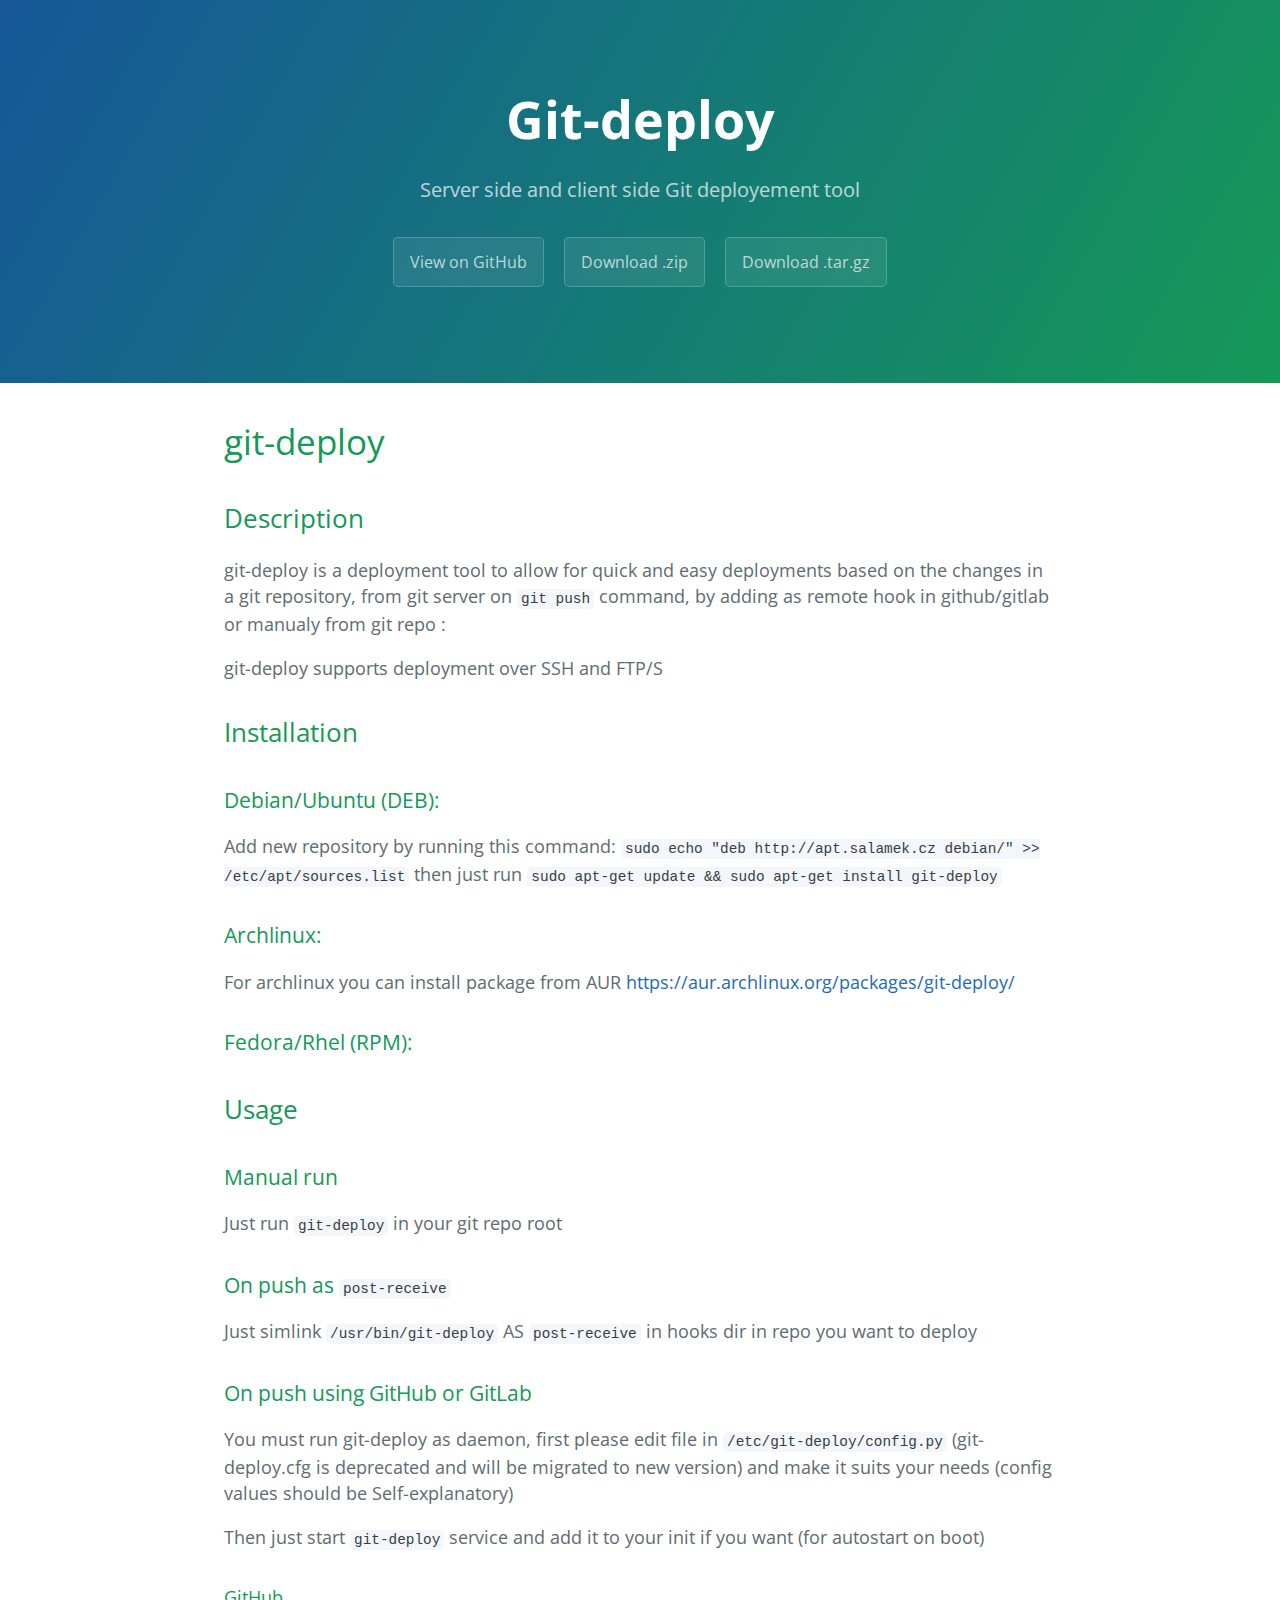
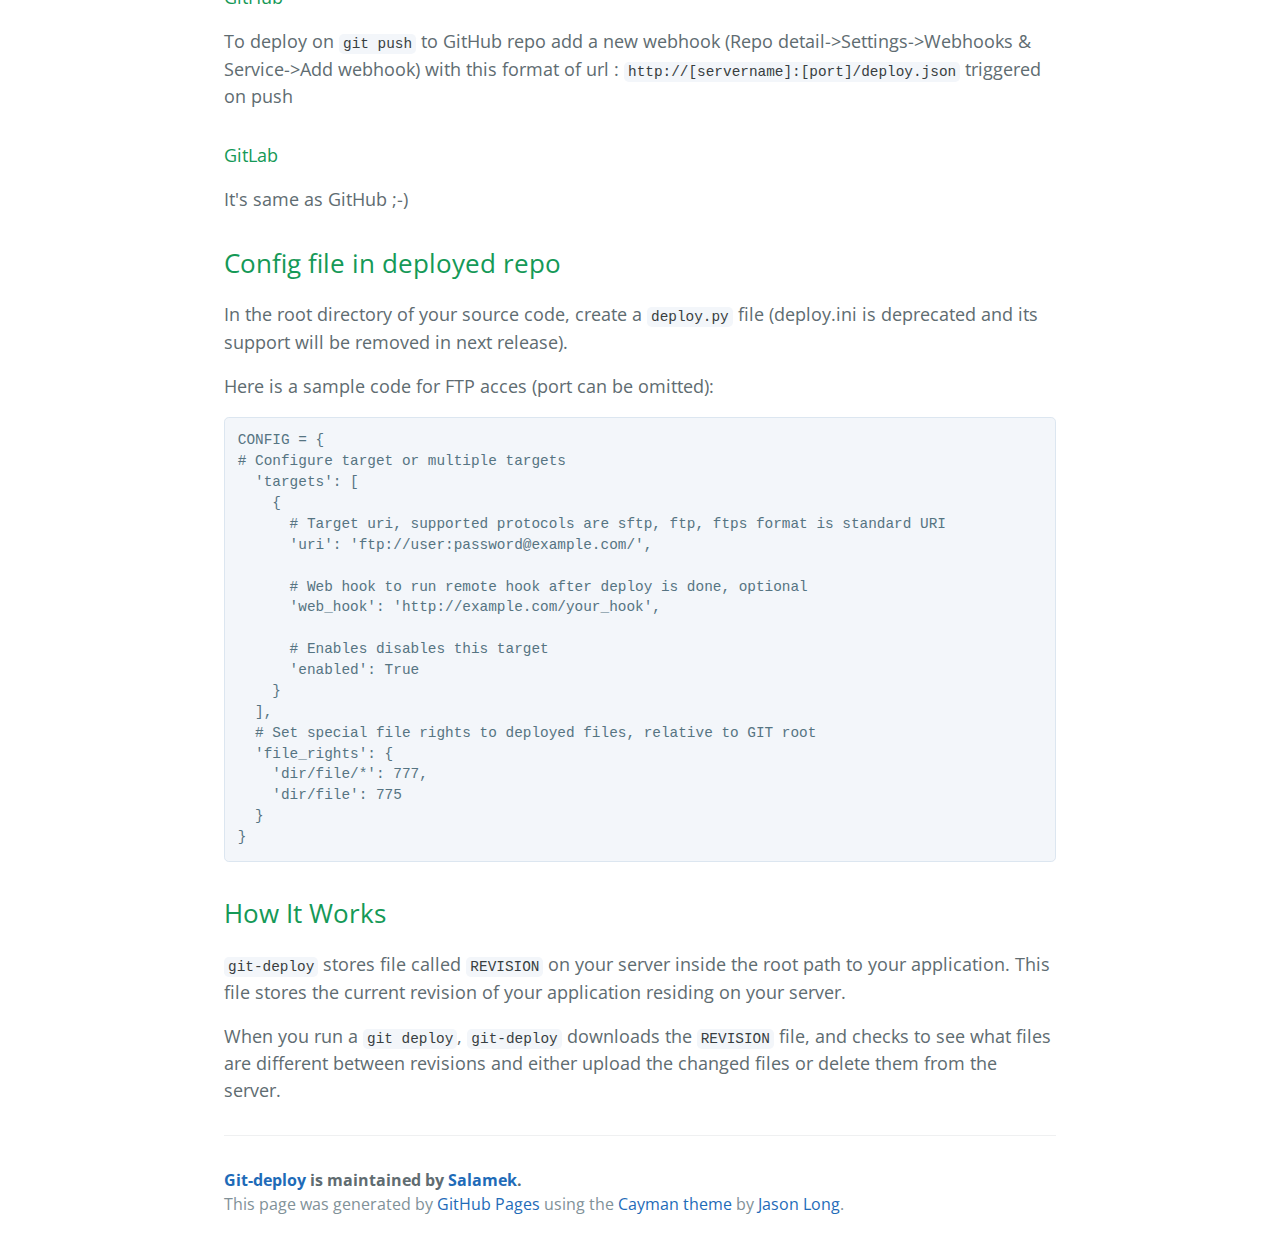
<file: index.html>
<!DOCTYPE html>
<html lang="en-us">
  <head>
    <meta charset="UTF-8">
    <title>Git-deploy by Salamek</title>
    <meta name="viewport" content="width=device-width, initial-scale=1">
    <link rel="stylesheet" type="text/css" href="stylesheets/normalize.css" media="screen">
    <link href='http://fonts.googleapis.com/css?family=Open+Sans:400,700' rel='stylesheet' type='text/css'>
    <link rel="stylesheet" type="text/css" href="stylesheets/stylesheet.css" media="screen">
    <link rel="stylesheet" type="text/css" href="stylesheets/github-light.css" media="screen">
  </head>
  <body>
    <section class="page-header">
      <h1 class="project-name">Git-deploy</h1>
      <h2 class="project-tagline">Server side and client side Git deployement tool</h2>
      <a href="https://github.com/Salamek/git-deploy" class="btn">View on GitHub</a>
      <a href="https://github.com/Salamek/git-deploy/zipball/master" class="btn">Download .zip</a>
      <a href="https://github.com/Salamek/git-deploy/tarball/master" class="btn">Download .tar.gz</a>
    </section>

    <section class="main-content">
      <h1>
<a id="git-deploy" class="anchor" href="#git-deploy" aria-hidden="true"><span class="octicon octicon-link"></span></a>git-deploy</h1>

<h2>
<a id="description" class="anchor" href="#description" aria-hidden="true"><span class="octicon octicon-link"></span></a>Description</h2>

<p>git-deploy is a deployment tool to allow for quick and easy deployments based on
the changes in a git repository, from git server on <code>git push</code> command, by adding as remote hook in github/gitlab or manualy from git repo :</p>

<p>git-deploy supports deployment over SSH and FTP/S</p>

<h2>
<a id="installation" class="anchor" href="#installation" aria-hidden="true"><span class="octicon octicon-link"></span></a>Installation</h2>

<h3>
<a id="debianubuntu-deb" class="anchor" href="#debianubuntu-deb" aria-hidden="true"><span class="octicon octicon-link"></span></a>Debian/Ubuntu (DEB):</h3>

<p>Add new repository by running this command: <code>sudo echo "deb http://apt.salamek.cz debian/" &gt;&gt; /etc/apt/sources.list</code> then just run <code>sudo apt-get update &amp;&amp; sudo apt-get install git-deploy</code></p>

<h3>
<a id="archlinux" class="anchor" href="#archlinux" aria-hidden="true"><span class="octicon octicon-link"></span></a>Archlinux:</h3>

<p>For archlinux you can install package from AUR <a href="https://aur.archlinux.org/packages/git-deploy/">https://aur.archlinux.org/packages/git-deploy/</a></p>

<h3>
<a id="fedorarhel-rpm" class="anchor" href="#fedorarhel-rpm" aria-hidden="true"><span class="octicon octicon-link"></span></a>Fedora/Rhel (RPM):</h3>

<h2>
<a id="usage" class="anchor" href="#usage" aria-hidden="true"><span class="octicon octicon-link"></span></a>Usage</h2>

<h3>
<a id="manual-run" class="anchor" href="#manual-run" aria-hidden="true"><span class="octicon octicon-link"></span></a>Manual run</h3>

<p>Just run <code>git-deploy</code> in your git repo root</p>

<h3>
<a id="on-push-as-post-receive" class="anchor" href="#on-push-as-post-receive" aria-hidden="true"><span class="octicon octicon-link"></span></a>On push as <code>post-receive</code>
</h3>

<p>Just simlink <code>/usr/bin/git-deploy</code> AS <code>post-receive</code> in hooks dir in repo you want to deploy</p>

<h3>
<a id="on-push-using-github-or-gitlab" class="anchor" href="#on-push-using-github-or-gitlab" aria-hidden="true"><span class="octicon octicon-link"></span></a>On push using GitHub or GitLab</h3>

<p>You must run git-deploy as daemon, first please edit file in <code>/etc/git-deploy/config.py</code> (git-deploy.cfg is deprecated and will be migrated to new version) and make it suits your needs (config values should be Self-explanatory)</p>

<p>Then just start <code>git-deploy</code> service and add it to your init if you want (for autostart on boot)</p>

<h4>
<a id="github" class="anchor" href="#github" aria-hidden="true"><span class="octicon octicon-link"></span></a>GitHub</h4>

<p>To deploy on <code>git push</code> to GitHub repo add a new webhook (Repo detail-&gt;Settings-&gt;Webhooks &amp; Service-&gt;Add webhook) with this format of url : <code>http://[servername]:[port]/deploy.json</code> triggered on push</p>

<h4>
<a id="gitlab" class="anchor" href="#gitlab" aria-hidden="true"><span class="octicon octicon-link"></span></a>GitLab</h4>

<p>It's same as GitHub ;-)</p>

<h2>
<a id="config-file-in-deployed-repo" class="anchor" href="#config-file-in-deployed-repo" aria-hidden="true"><span class="octicon octicon-link"></span></a>Config file in deployed repo</h2>

<p>In the root directory of your source code, create a <code>deploy.py</code> file (deploy.ini is deprecated and its support will be removed in next release).</p>

<p>Here is a sample code for FTP acces (port can be omitted):</p>

<pre><code>CONFIG = {
# Configure target or multiple targets
  'targets': [
    {
      # Target uri, supported protocols are sftp, ftp, ftps format is standard URI
      'uri': 'ftp://user:password@example.com/',

      # Web hook to run remote hook after deploy is done, optional
      'web_hook': 'http://example.com/your_hook',

      # Enables disables this target
      'enabled': True
    }
  ],
  # Set special file rights to deployed files, relative to GIT root
  'file_rights': {
    'dir/file/*': 777,
    'dir/file': 775
  }
}
</code></pre>

<h2>
<a id="how-it-works" class="anchor" href="#how-it-works" aria-hidden="true"><span class="octicon octicon-link"></span></a>How It Works</h2>

<p><code>git-deploy</code> stores file called <code>REVISION</code> on your server inside the root path to your application.
This file stores the current revision of your application residing on your server.</p>

<p>When you run a <code>git deploy</code>, <code>git-deploy</code> downloads the <code>REVISION</code> file, and checks to see what
files are different between revisions and either upload the changed files or delete them from the server.</p>

      <footer class="site-footer">
        <span class="site-footer-owner"><a href="https://github.com/Salamek/git-deploy">Git-deploy</a> is maintained by <a href="https://github.com/Salamek">Salamek</a>.</span>

        <span class="site-footer-credits">This page was generated by <a href="https://pages.github.com">GitHub Pages</a> using the <a href="https://github.com/jasonlong/cayman-theme">Cayman theme</a> by <a href="https://twitter.com/jasonlong">Jason Long</a>.</span>
      </footer>

    </section>

            <script type="text/javascript">
            var gaJsHost = (("https:" == document.location.protocol) ? "https://ssl." : "http://www.");
            document.write(unescape("%3Cscript src='" + gaJsHost + "google-analytics.com/ga.js' type='text/javascript'%3E%3C/script%3E"));
          </script>
          <script type="text/javascript">
            try {
              var pageTracker = _gat._getTracker("UA-39074555-2");
            pageTracker._trackPageview();
            } catch(err) {}
          </script>

  </body>
</html>
</file>
<file: stylesheets/stylesheet.css>
* {
  box-sizing: border-box; }

body {
  padding: 0;
  margin: 0;
  font-family: "Open Sans", "Helvetica Neue", Helvetica, Arial, sans-serif;
  font-size: 16px;
  line-height: 1.5;
  color: #606c71; }

a {
  color: #1e6bb8;
  text-decoration: none; }
  a:hover {
    text-decoration: underline; }

.btn {
  display: inline-block;
  margin-bottom: 1rem;
  color: rgba(255, 255, 255, 0.7);
  background-color: rgba(255, 255, 255, 0.08);
  border-color: rgba(255, 255, 255, 0.2);
  border-style: solid;
  border-width: 1px;
  border-radius: 0.3rem;
  transition: color 0.2s, background-color 0.2s, border-color 0.2s; }
  .btn + .btn {
    margin-left: 1rem; }

.btn:hover {
  color: rgba(255, 255, 255, 0.8);
  text-decoration: none;
  background-color: rgba(255, 255, 255, 0.2);
  border-color: rgba(255, 255, 255, 0.3); }

@media screen and (min-width: 64em) {
  .btn {
    padding: 0.75rem 1rem; } }

@media screen and (min-width: 42em) and (max-width: 64em) {
  .btn {
    padding: 0.6rem 0.9rem;
    font-size: 0.9rem; } }

@media screen and (max-width: 42em) {
  .btn {
    display: block;
    width: 100%;
    padding: 0.75rem;
    font-size: 0.9rem; }
    .btn + .btn {
      margin-top: 1rem;
      margin-left: 0; } }

.page-header {
  color: #fff;
  text-align: center;
  background-color: #159957;
  background-image: linear-gradient(120deg, #155799, #159957); }

@media screen and (min-width: 64em) {
  .page-header {
    padding: 5rem 6rem; } }

@media screen and (min-width: 42em) and (max-width: 64em) {
  .page-header {
    padding: 3rem 4rem; } }

@media screen and (max-width: 42em) {
  .page-header {
    padding: 2rem 1rem; } }

.project-name {
  margin-top: 0;
  margin-bottom: 0.1rem; }

@media screen and (min-width: 64em) {
  .project-name {
    font-size: 3.25rem; } }

@media screen and (min-width: 42em) and (max-width: 64em) {
  .project-name {
    font-size: 2.25rem; } }

@media screen and (max-width: 42em) {
  .project-name {
    font-size: 1.75rem; } }

.project-tagline {
  margin-bottom: 2rem;
  font-weight: normal;
  opacity: 0.7; }

@media screen and (min-width: 64em) {
  .project-tagline {
    font-size: 1.25rem; } }

@media screen and (min-width: 42em) and (max-width: 64em) {
  .project-tagline {
    font-size: 1.15rem; } }

@media screen and (max-width: 42em) {
  .project-tagline {
    font-size: 1rem; } }

.main-content :first-child {
  margin-top: 0; }
.main-content img {
  max-width: 100%; }
.main-content h1, .main-content h2, .main-content h3, .main-content h4, .main-content h5, .main-content h6 {
  margin-top: 2rem;
  margin-bottom: 1rem;
  font-weight: normal;
  color: #159957; }
.main-content p {
  margin-bottom: 1em; }
.main-content code {
  padding: 2px 4px;
  font-family: Consolas, "Liberation Mono", Menlo, Courier, monospace;
  font-size: 0.9rem;
  color: #383e41;
  background-color: #f3f6fa;
  border-radius: 0.3rem; }
.main-content pre {
  padding: 0.8rem;
  margin-top: 0;
  margin-bottom: 1rem;
  font: 1rem Consolas, "Liberation Mono", Menlo, Courier, monospace;
  color: #567482;
  word-wrap: normal;
  background-color: #f3f6fa;
  border: solid 1px #dce6f0;
  border-radius: 0.3rem; }
  .main-content pre > code {
    padding: 0;
    margin: 0;
    font-size: 0.9rem;
    color: #567482;
    word-break: normal;
    white-space: pre;
    background: transparent;
    border: 0; }
.main-content .highlight {
  margin-bottom: 1rem; }
  .main-content .highlight pre {
    margin-bottom: 0;
    word-break: normal; }
.main-content .highlight pre, .main-content pre {
  padding: 0.8rem;
  overflow: auto;
  font-size: 0.9rem;
  line-height: 1.45;
  border-radius: 0.3rem; }
.main-content pre code, .main-content pre tt {
  display: inline;
  max-width: initial;
  padding: 0;
  margin: 0;
  overflow: initial;
  line-height: inherit;
  word-wrap: normal;
  background-color: transparent;
  border: 0; }
  .main-content pre code:before, .main-content pre code:after, .main-content pre tt:before, .main-content pre tt:after {
    content: normal; }
.main-content ul, .main-content ol {
  margin-top: 0; }
.main-content blockquote {
  padding: 0 1rem;
  margin-left: 0;
  color: #819198;
  border-left: 0.3rem solid #dce6f0; }
  .main-content blockquote > :first-child {
    margin-top: 0; }
  .main-content blockquote > :last-child {
    margin-bottom: 0; }
.main-content table {
  display: block;
  width: 100%;
  overflow: auto;
  word-break: normal;
  word-break: keep-all; }
  .main-content table th {
    font-weight: bold; }
  .main-content table th, .main-content table td {
    padding: 0.5rem 1rem;
    border: 1px solid #e9ebec; }
.main-content dl {
  padding: 0; }
  .main-content dl dt {
    padding: 0;
    margin-top: 1rem;
    font-size: 1rem;
    font-weight: bold; }
  .main-content dl dd {
    padding: 0;
    margin-bottom: 1rem; }
.main-content hr {
  height: 2px;
  padding: 0;
  margin: 1rem 0;
  background-color: #eff0f1;
  border: 0; }

@media screen and (min-width: 64em) {
  .main-content {
    max-width: 64rem;
    padding: 2rem 6rem;
    margin: 0 auto;
    font-size: 1.1rem; } }

@media screen and (min-width: 42em) and (max-width: 64em) {
  .main-content {
    padding: 2rem 4rem;
    font-size: 1.1rem; } }

@media screen and (max-width: 42em) {
  .main-content {
    padding: 2rem 1rem;
    font-size: 1rem; } }

.site-footer {
  padding-top: 2rem;
  margin-top: 2rem;
  border-top: solid 1px #eff0f1; }

.site-footer-owner {
  display: block;
  font-weight: bold; }

.site-footer-credits {
  color: #819198; }

@media screen and (min-width: 64em) {
  .site-footer {
    font-size: 1rem; } }

@media screen and (min-width: 42em) and (max-width: 64em) {
  .site-footer {
    font-size: 1rem; } }

@media screen and (max-width: 42em) {
  .site-footer {
    font-size: 0.9rem; } }
</file>
<file: stylesheets/github-light.css>
/*
   Copyright 2014 GitHub Inc.

   Licensed under the Apache License, Version 2.0 (the "License");
   you may not use this file except in compliance with the License.
   You may obtain a copy of the License at

       http://www.apache.org/licenses/LICENSE-2.0

   Unless required by applicable law or agreed to in writing, software
   distributed under the License is distributed on an "AS IS" BASIS,
   WITHOUT WARRANTIES OR CONDITIONS OF ANY KIND, either express or implied.
   See the License for the specific language governing permissions and
   limitations under the License.

*/

.pl-c /* comment */ {
  color: #969896;
}

.pl-c1      /* constant, markup.raw, meta.diff.header, meta.module-reference, meta.property-name, support, support.constant, support.variable, variable.other.constant */,
.pl-s .pl-v /* string variable */ {
  color: #0086b3;
}

.pl-e  /* entity */,
.pl-en /* entity.name */ {
  color: #795da3;
}

.pl-s .pl-s1 /* string source */,
.pl-smi      /* storage.modifier.import, storage.modifier.package, storage.type.java, variable.other, variable.parameter.function */ {
  color: #333;
}

.pl-ent /* entity.name.tag */ {
  color: #63a35c;
}

.pl-k /* keyword, storage, storage.type */ {
  color: #a71d5d;
}

.pl-pds              /* punctuation.definition.string, string.regexp.character-class */,
.pl-s                /* string */,
.pl-s .pl-pse .pl-s1 /* string punctuation.section.embedded source */,
.pl-sr               /* string.regexp */,
.pl-sr .pl-cce       /* string.regexp constant.character.escape */,
.pl-sr .pl-sra       /* string.regexp string.regexp.arbitrary-repitition */,
.pl-sr .pl-sre       /* string.regexp source.ruby.embedded */ {
  color: #183691;
}

.pl-v /* variable */ {
  color: #ed6a43;
}

.pl-id /* invalid.deprecated */ {
  color: #b52a1d;
}

.pl-ii /* invalid.illegal */ {
  background-color: #b52a1d;
  color: #f8f8f8;
}

.pl-sr .pl-cce /* string.regexp constant.character.escape */ {
  color: #63a35c;
  font-weight: bold;
}

.pl-ml /* markup.list */ {
  color: #693a17;
}

.pl-mh        /* markup.heading */,
.pl-mh .pl-en /* markup.heading entity.name */,
.pl-ms        /* meta.separator */ {
  color: #1d3e81;
  font-weight: bold;
}

.pl-mq /* markup.quote */ {
  color: #008080;
}

.pl-mi /* markup.italic */ {
  color: #333;
  font-style: italic;
}

.pl-mb /* markup.bold */ {
  color: #333;
  font-weight: bold;
}

.pl-md /* markup.deleted, meta.diff.header.from-file */ {
  background-color: #ffecec;
  color: #bd2c00;
}

.pl-mi1 /* markup.inserted, meta.diff.header.to-file */ {
  background-color: #eaffea;
  color: #55a532;
}

.pl-mdr /* meta.diff.range */ {
  color: #795da3;
  font-weight: bold;
}

.pl-mo /* meta.output */ {
  color: #1d3e81;
}
</file>
